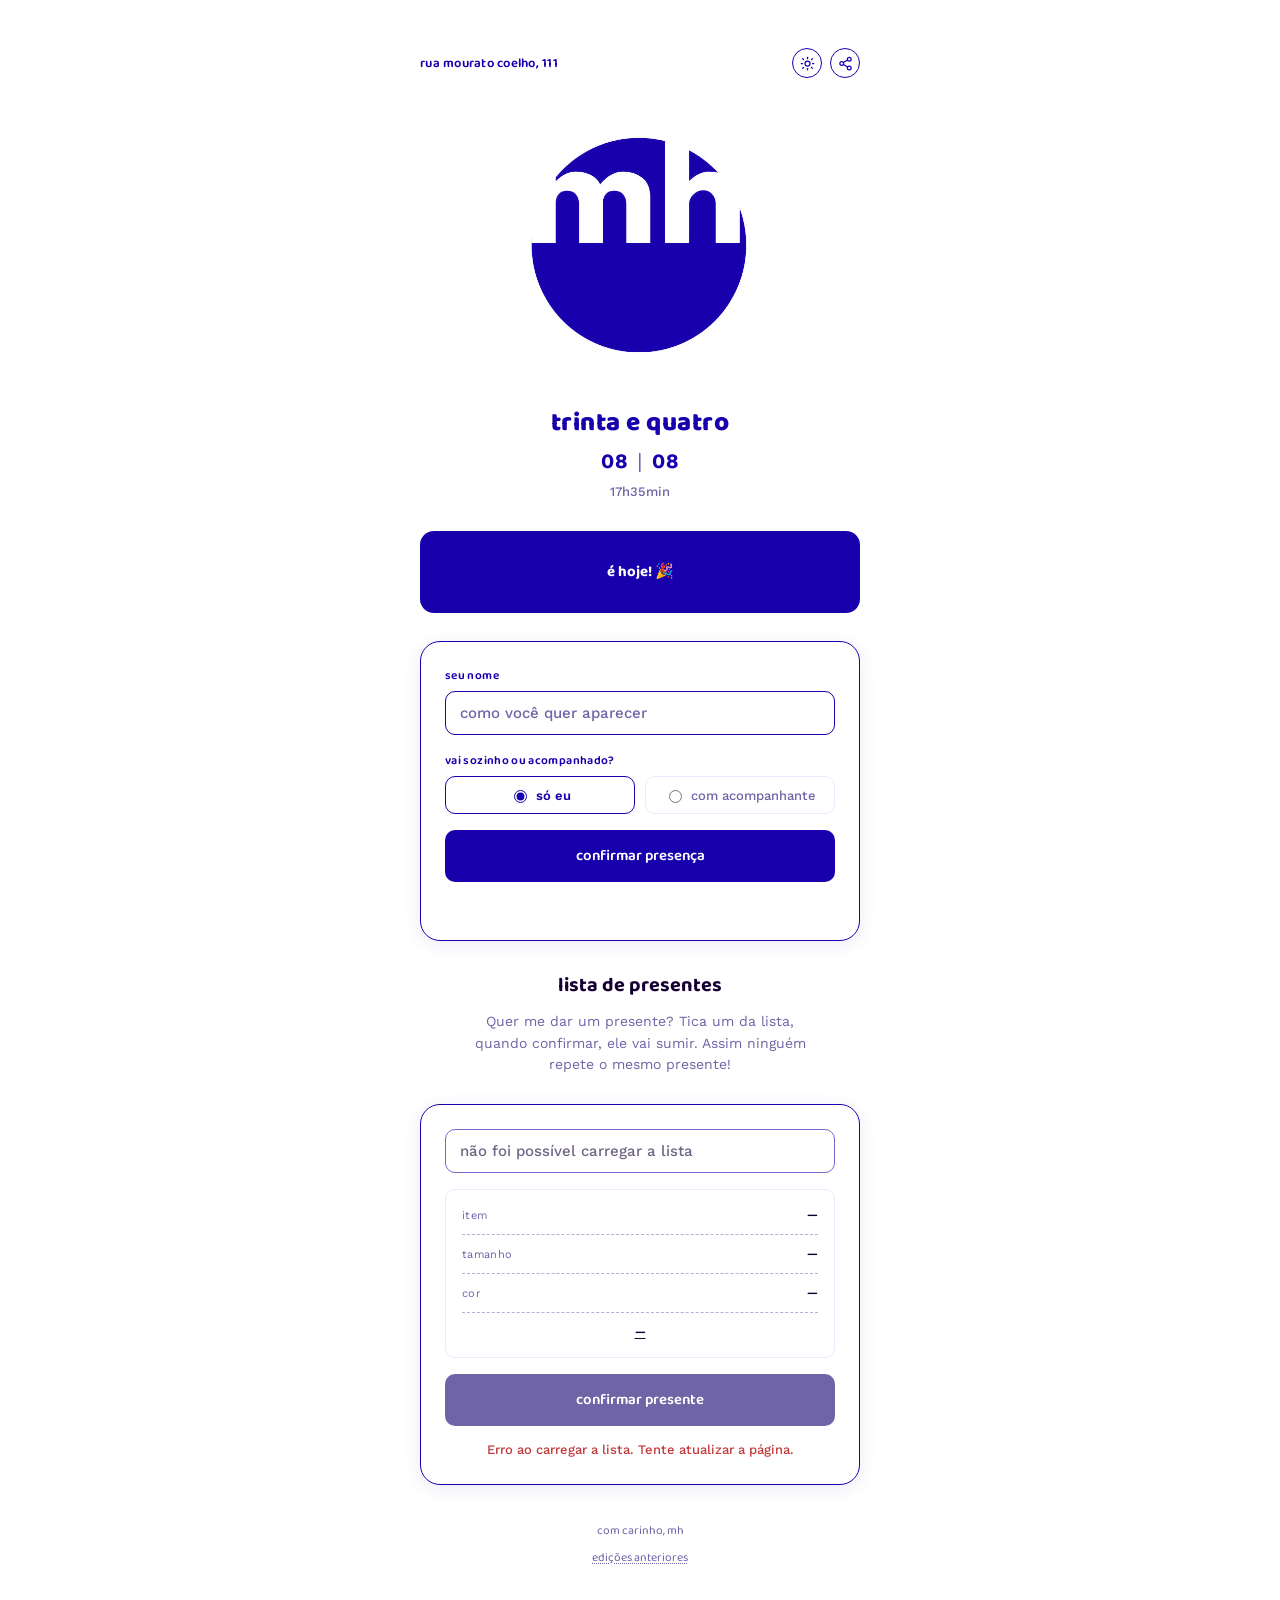
<file: index.html>
<!DOCTYPE html>
<html lang="pt-BR">
<head>
<meta charset="UTF-8">
<meta name="viewport" content="width=device-width, initial-scale=1.0">
<script>
  (function () {
    if (localStorage.getItem("theme") === "dark") {
      document.documentElement.setAttribute("data-theme", "dark");
    }
  })();
</script>
<title>trinta e quatro — mh</title>
<meta name="description" content="Lista de presentes de aniversário da mh — trinta e quatro anos, 08/08.">
<meta property="og:title" content="trinta e quatro — mh">
<meta property="og:description" content="Lista de presentes de aniversário da mh.">
<meta property="og:image" content="assets/logo.jpg">
<meta property="og:type" content="website">
<link rel="icon" href="assets/logo.jpg" type="image/jpeg">
<link rel="preconnect" href="https://fonts.googleapis.com">
<link rel="preconnect" href="https://fonts.gstatic.com" crossorigin>
<link href="https://fonts.googleapis.com/css2?family=Baloo+2:wght@500;600;700;800&family=Work+Sans:wght@400;500;600&display=swap" rel="stylesheet">
<link rel="stylesheet" href="style.css">
</head>
<body>

  <main class="card">

    <header class="masthead">
      <p class="address">rua mourato coelho, 111</p>
      <div class="masthead__actions">
        <button id="theme-btn" class="theme-btn" type="button" aria-label="mudar para modo escuro">
          <svg class="theme-btn__icon theme-btn__icon--sun" viewBox="0 0 24 24" fill="none" stroke="currentColor" stroke-width="2" stroke-linecap="round" stroke-linejoin="round">
            <circle cx="12" cy="12" r="4"></circle>
            <line x1="12" y1="2" x2="12" y2="4"></line>
            <line x1="12" y1="20" x2="12" y2="22"></line>
            <line x1="4.2" y1="4.2" x2="5.6" y2="5.6"></line>
            <line x1="18.4" y1="18.4" x2="19.8" y2="19.8"></line>
            <line x1="2" y1="12" x2="4" y2="12"></line>
            <line x1="20" y1="12" x2="22" y2="12"></line>
            <line x1="4.2" y1="19.8" x2="5.6" y2="18.4"></line>
            <line x1="18.4" y1="5.6" x2="19.8" y2="4.2"></line>
          </svg>
          <svg class="theme-btn__icon theme-btn__icon--moon" viewBox="0 0 24 24" fill="none" stroke="currentColor" stroke-width="2" stroke-linecap="round" stroke-linejoin="round">
            <path d="M21 12.79A9 9 0 1 1 11.21 3 7 7 0 0 0 21 12.79z"></path>
          </svg>
        </button>
        <button id="share-btn" class="share-btn" type="button" aria-label="compartilhar este site">
          <svg viewBox="0 0 24 24" fill="none" stroke="currentColor" stroke-width="2" stroke-linecap="round" stroke-linejoin="round">
            <circle cx="18" cy="5" r="3"></circle>
            <circle cx="6" cy="12" r="3"></circle>
            <circle cx="18" cy="19" r="3"></circle>
            <line x1="8.6" y1="10.5" x2="15.4" y2="6.5"></line>
            <line x1="8.6" y1="13.5" x2="15.4" y2="17.5"></line>
          </svg>
        </button>
      </div>
      <span class="share-feedback" id="share-feedback" role="status" aria-live="polite"></span>
    </header>

    <div class="crest">
      <img src="assets/logo.png" alt="mh — trinta e quatro" class="crest__img">
    </div>

    <p class="hero__title">trinta e quatro</p>

    <div class="event-meta">
      <p class="event-meta__date">08 <span class="event-meta__sep">|</span> 08</p>
      <p class="event-meta__time">17h35min</p>
    </div>

    <section class="countdown" id="countdown" aria-label="contagem regressiva para a festa">
      <div class="countdown__item">
        <span class="countdown__value" id="cd-days">00</span>
        <span class="countdown__unit">dias</span>
      </div>
      <div class="countdown__item">
        <span class="countdown__value" id="cd-hours">00</span>
        <span class="countdown__unit">horas</span>
      </div>
      <div class="countdown__item">
        <span class="countdown__value" id="cd-min">00</span>
        <span class="countdown__unit">min</span>
      </div>
      <div class="countdown__item">
        <span class="countdown__value" id="cd-sec">00</span>
        <span class="countdown__unit">seg</span>
      </div>
    </section>

    <section class="rsvp" id="rsvp">
      <div class="field">
        <label for="rsvp-name" class="field__label">seu nome</label>
        <input type="text" id="rsvp-name" class="field__input" placeholder="como você quer aparecer">
      </div>

      <div class="field">
        <span class="field__label">vai sozinho ou acompanhado?</span>
        <div class="radio-group">
          <label class="radio-pill">
            <input type="radio" name="rsvp-companion" value="alone" checked>
            só eu
          </label>
          <label class="radio-pill">
            <input type="radio" name="rsvp-companion" value="with-company">
            com acompanhante
          </label>
        </div>
      </div>

      <button id="rsvp-btn" class="btn" type="button">confirmar presença</button>

      <p class="status" id="rsvp-status" role="status" aria-live="polite"></p>
    </section>

    <section class="intro">
      <h1 class="intro__title">lista de presentes</h1>
      <p class="intro__text">
        Quer me dar um presente? 
        Tica um da lista, quando confirmar, ele vai sumir.
        Assim ninguém repete o mesmo presente! 
      </p>
    </section>

    <section class="gift-picker" id="gift-picker">

      <div class="field">
        <select id="gift-select" class="field__select" disabled>
          <option value="">carregando lista...</option>
        </select>
      </div>

      <div class="receipt" id="receipt" hidden>
        <div class="receipt__row">
          <span class="receipt__label">item</span>
          <span class="receipt__value" id="receipt-item">—</span>
        </div>
        <div class="receipt__divider"></div>
        <div class="receipt__row">
          <span class="receipt__label">tamanho</span>
          <span class="receipt__value" id="receipt-size">—</span>
        </div>
        <div class="receipt__divider"></div>
        <div class="receipt__row">
          <span class="receipt__label">cor</span>
          <span class="receipt__value" id="receipt-color">—</span>
        </div>
        <div class="receipt__divider"></div>
        <div class="receipt__row receipt__row--link">
          <a class="receipt__value receipt__link" id="receipt-link" href="#" target="_blank" rel="noopener noreferrer">—</a>
        </div>
      </div>

      <button id="confirm-btn" class="btn" disabled>confirmar presente</button>

      <p class="status" id="status" role="status" aria-live="polite"></p>

    </section>

    <footer class="footnote">
      <p>com carinho, mh</p>
      <p class="footnote__editions">
        <a href="editions/index.html">edições anteriores</a>
      </p>
    </footer>

  </main>

<script src="script.js"></script>
</body>
</html>
</file>
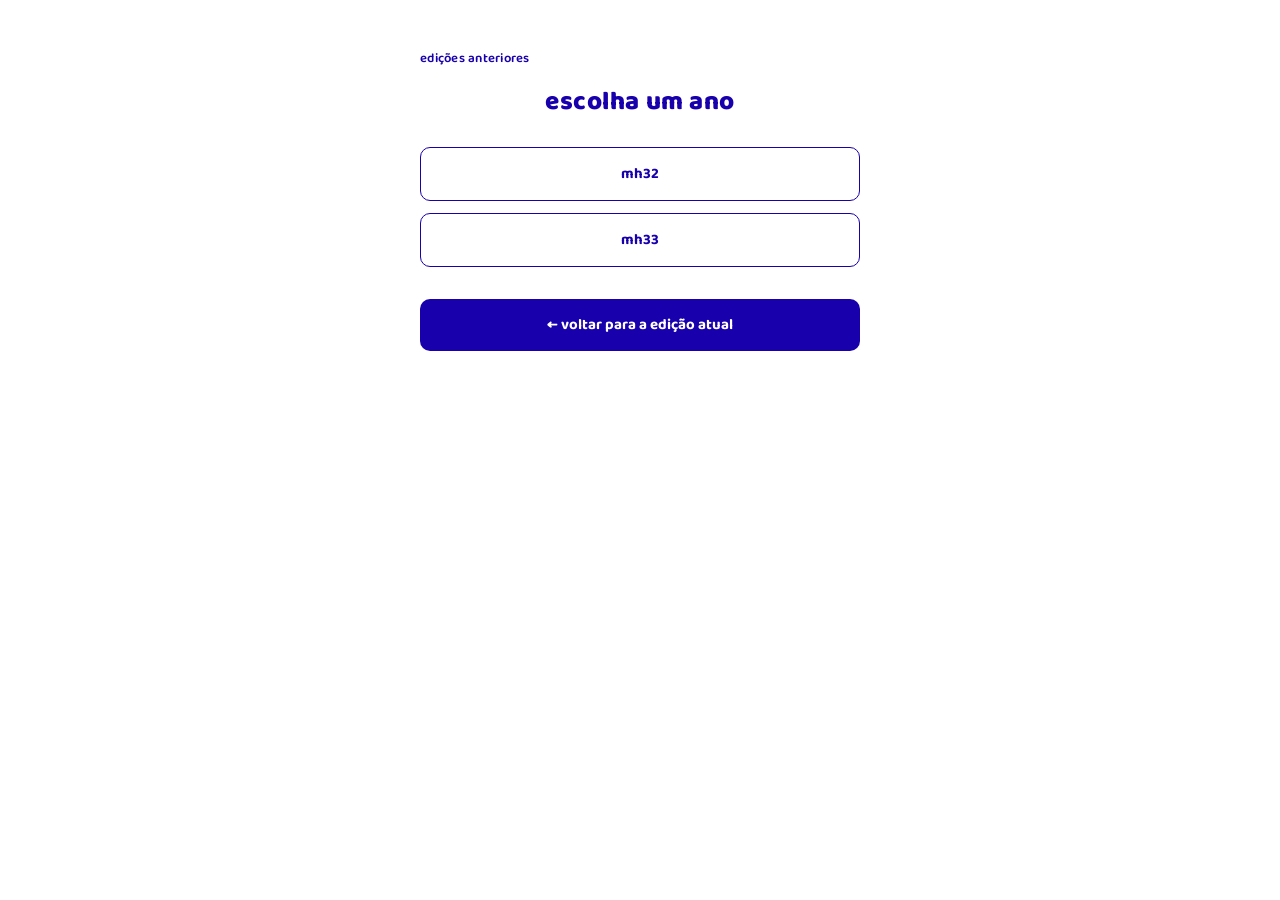
<file: editions/index.html>
<!DOCTYPE html>
<html lang="pt-BR">
<head>
<meta charset="UTF-8">
<meta name="viewport" content="width=device-width, initial-scale=1.0">
<title>edições anteriores — mh</title>
<meta name="description" content="Edições anteriores do aniversário da mh.">
<link rel="icon" href="../assets/logo.jpg" type="image/jpeg">
<link rel="preconnect" href="https://fonts.googleapis.com">
<link rel="preconnect" href="https://fonts.gstatic.com" crossorigin>
<link href="https://fonts.googleapis.com/css2?family=Baloo+2:wght@500;600;700;800&family=Work+Sans:wght@400;500;600&display=swap" rel="stylesheet">
<link rel="stylesheet" href="../style.css">
<link rel="stylesheet" href="style.css">
</head>
<body>

  <main class="card">

    <header class="masthead">
      <p class="address">edições anteriores</p>
    </header>

    <p class="hero__title">escolha um ano</p>

    <nav class="edition-list" aria-label="edições anteriores">
      <a class="edition-btn" href="mh32/index.html">mh32</a>
      <a class="edition-btn" href="mh33/index.html">mh33</a>
      <!-- a cada ano arquivado, adicione um novo botão aqui, ex.: -->
      <!-- <a class="edition-btn" href="mh34/index.html">mh34</a> -->
    </nav>

    <a class="back" href="../index.html">← voltar para a edição atual</a>

  </main>

</body>
</html>
</file>
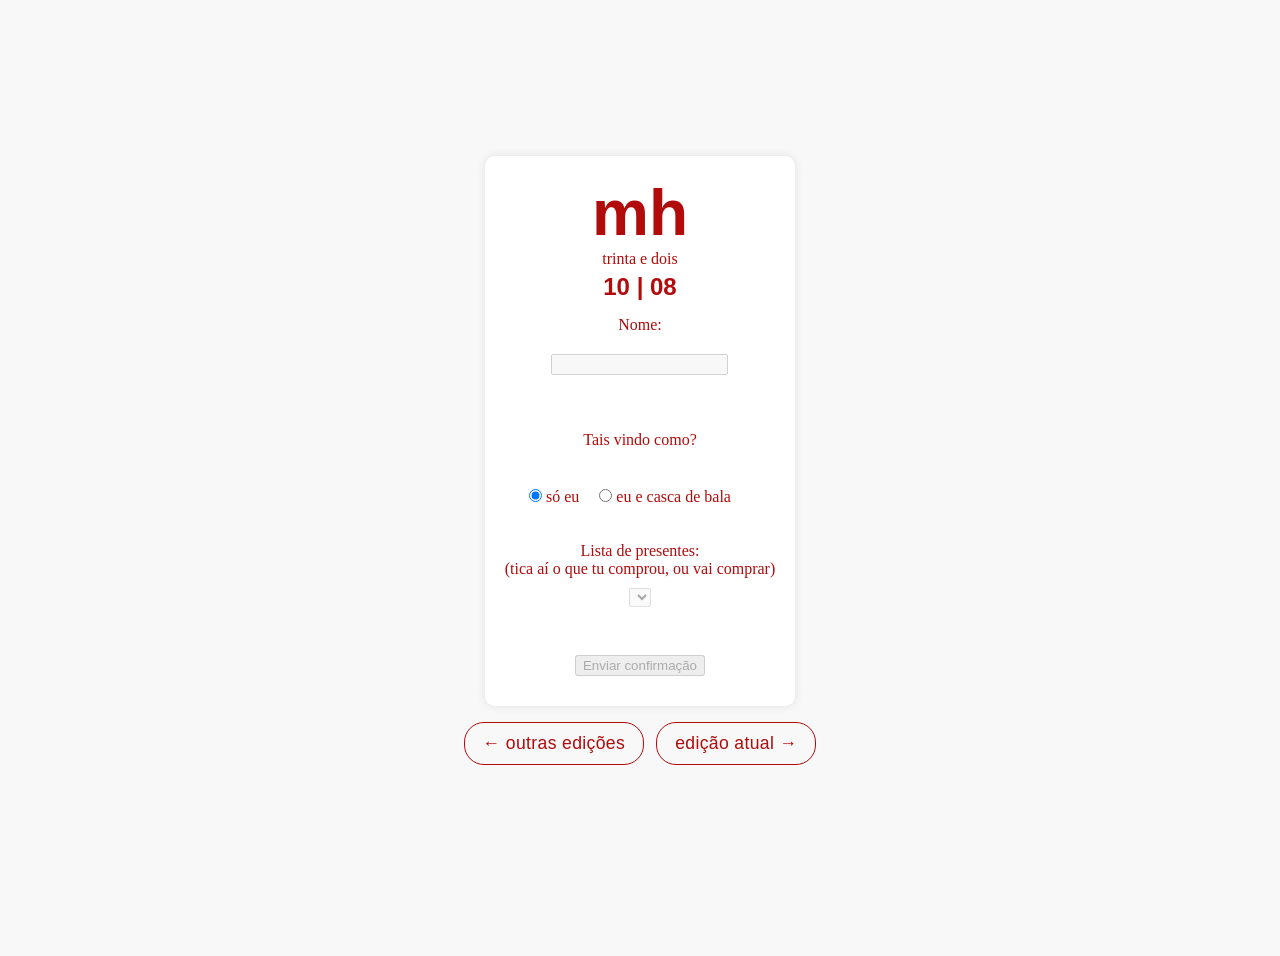
<file: editions/mh32/index.html>
<!DOCTYPE html>
<html lang="pt-BR">
<head>
    <meta charset="UTF-8">
    <meta name="viewport" content="width=device-width, initial-scale=1.0">
    <title>MH 32</title>
    <link rel="stylesheet" href="css/style.css">
    <script src="js/script.js"></script>
</head>
<body>
    <form id="guestForm">
        <h1>mh</h1>
            <ln>trinta e dois</ln>
        <h3>10 | 08</h3>

        <label for="name">Nome:</label>
        <input type="text" id="name" name="name" disabled><br><br>

        <label for="companion">Tais vindo como?</label>
        <div class="radio-group">
            <div>
                <label>
                    <input type="radio" name="companion" value="alone" checked> só eu
                </label>
            </div>
            <div>
                <label>
                    <input type="radio" name="companion" value="with-company"> eu e casca de bala
                </label>
            </div>
        </div>

        <label for="gift">Lista de presentes:<br>(tica aí o que tu comprou, ou vai comprar)</label>
        <select id="gift" name="gift[]" disabled>
        </select><br>

        <div id="giftLinkDisplay"></div> <!-- Element to display the gift link -->

        <button type="submit" disabled>Enviar confirmação</button>
    </form>

    <nav class="archive-nav">
        <a class="archive-btn" href="../index.html">← outras edições</a>
        <a class="archive-btn" href="../../index.html">edição atual →</a>
    </nav>

    <div id="response"></div>
</body>
</html>
</file>
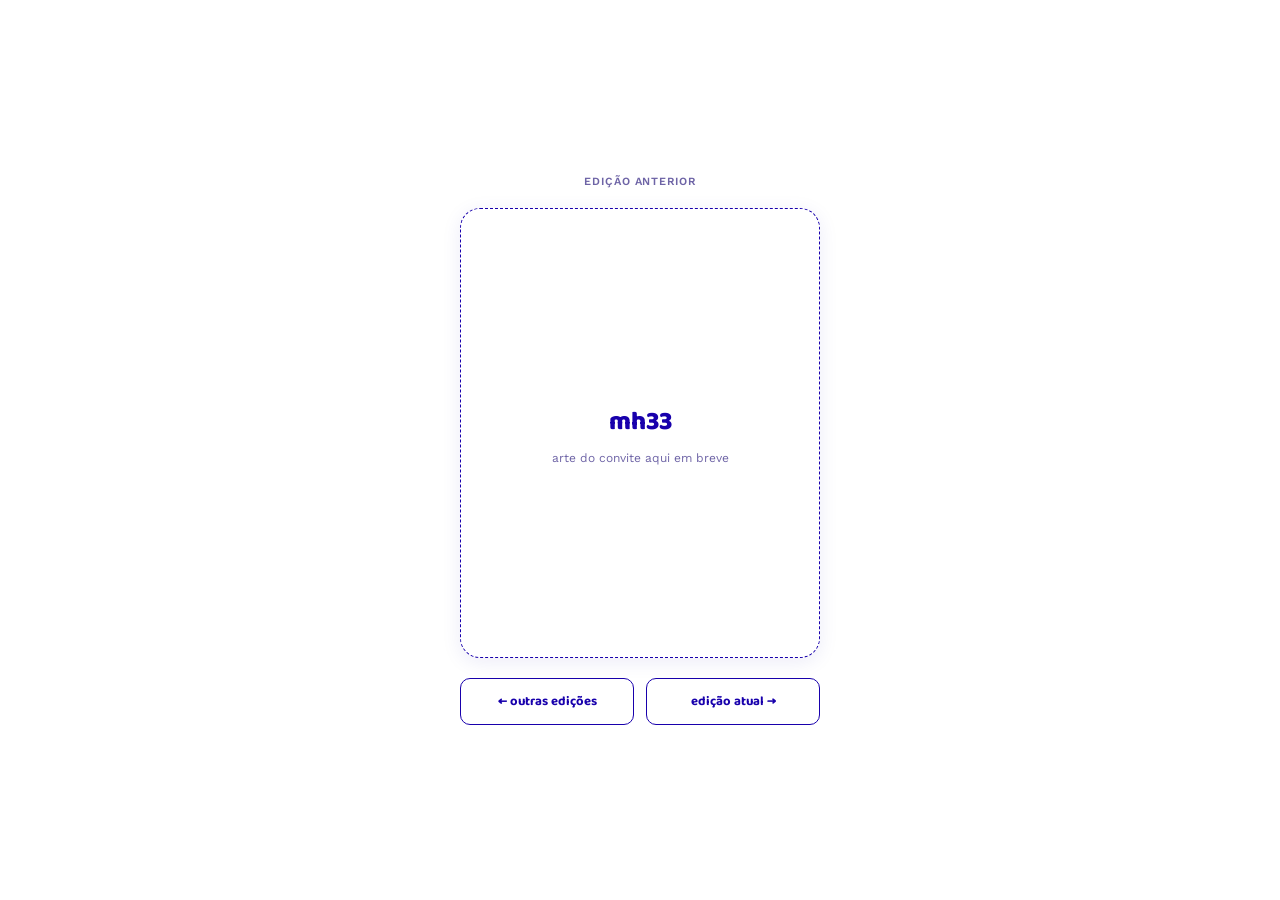
<file: editions/mh33/index.html>
<!DOCTYPE html>
<html lang="pt-BR">
<head>
<meta charset="UTF-8">
<meta name="viewport" content="width=device-width, initial-scale=1.0">
<title>trinta e três — mh</title>
<meta name="description" content="Edição anterior: aniversário da mh, trinta e três anos.">
<link rel="preconnect" href="https://fonts.googleapis.com">
<link rel="preconnect" href="https://fonts.gstatic.com" crossorigin>
<link href="https://fonts.googleapis.com/css2?family=Baloo+2:wght@500;600;700;800&family=Work+Sans:wght@400;500;600&display=swap" rel="stylesheet">
<link rel="stylesheet" href="style.css">
</head>
<body>

  <main class="card">
    <p class="tag">edição anterior</p>

    <!-- Assim que o convite chegar, troque o bloco .invite-placeholder abaixo por:
         <img class="invite" src="assets/convite.jpg" alt="convite mh — trinta e três"> -->
    <div class="invite-placeholder">
      <p class="hero__title">mh33</p>
      <p class="placeholder-note">arte do convite aqui em breve</p>
    </div>

    <nav class="archive-nav">
      <a class="archive-btn" href="../index.html">← outras edições</a>
      <a class="archive-btn" href="../../index.html">edição atual →</a>
    </nav>
  </main>

</body>
</html>
</file>
<file: style.css>
:root {
  --indigo: #1800AC;
  --indigo-deep: #10007A;
  --indigo-soft: #ECE9FB;
  --ink: #140033;
  --muted: #6E64A6;
  --paper: #FFFFFF;
  --ok: #0B8A5C;
  --err: #C23B3B;

  --font-display: 'Baloo 2', system-ui, sans-serif;
  --font-body: 'Work Sans', system-ui, sans-serif;
}

:root[data-theme="dark"] {
  --indigo: #8F84FF;
  --indigo-deep: #ABA2FF;
  --indigo-soft: #1C1454;
  --ink: #F2F0FA;
  --muted: #A79FD1;
  --paper: #0D0730;
  --ok: #34C98F;
  --err: #FF6B6B;
}

* { box-sizing: border-box; }

html, body {
  margin: 0;
  padding: 0;
  background: var(--paper);
  color: var(--ink);
  font-family: var(--font-body);
}

body {
  min-height: 100vh;
  display: flex;
  justify-content: center;
  align-items: flex-start;
  padding: 48px 20px 80px;
}

.card {
  width: 100%;
  max-width: 440px;
  display: flex;
  flex-direction: column;
  align-items: center;
}

.masthead {
  width: 100%;
  display: flex;
  align-items: center;
  justify-content: space-between;
  position: relative;
  margin-bottom: 8px;
}

.masthead__actions {
  display: flex;
  align-items: center;
  gap: 8px;
  flex-shrink: 0;
}

.share-btn,
.theme-btn {
  flex-shrink: 0;
  display: inline-flex;
  align-items: center;
  justify-content: center;
  width: 30px;
  height: 30px;
  border: 1.5px solid var(--indigo);
  border-radius: 50%;
  background: var(--paper);
  color: var(--indigo);
  padding: 0;
  cursor: pointer;
  transition: background 0.15s ease, transform 0.05s ease;
}

.share-btn svg,
.theme-btn svg {
  width: 15px;
  height: 15px;
}

.share-btn:hover, .theme-btn:hover { background: var(--indigo-soft); }
.share-btn:active, .theme-btn:active { transform: scale(0.92); }

.share-btn:focus-visible,
.theme-btn:focus-visible {
  outline: 3px solid var(--indigo-deep);
  outline-offset: 2px;
}

.theme-btn__icon--moon { display: none; }

:root[data-theme="dark"] .theme-btn__icon--sun { display: none; }
:root[data-theme="dark"] .theme-btn__icon--moon { display: block; }

.share-feedback {
  position: absolute;
  top: 36px;
  right: 0;
  font-size: 11px;
  font-weight: 500;
  color: var(--indigo);
  background: var(--indigo-soft);
  padding: 4px 10px;
  border-radius: 6px;
  white-space: nowrap;
  opacity: 0;
  pointer-events: none;
  transition: opacity 0.2s ease;
}

.share-feedback[data-visible="true"] {
  opacity: 1;
}

.address {
  font-family: var(--font-display);
  font-weight: 600;
  font-size: 13px;
  letter-spacing: 0.02em;
  color: var(--indigo);
  margin: 0;
}

.crest {
  width: 100%;
  max-width: 300px;
  margin: 8px 0 4px;
}

.crest__img {
  width: 100%;
  height: auto;
  display: block;
}

.hero__title {
  font-family: var(--font-display);
  font-weight: 800;
  font-size: 26px;
  color: var(--indigo);
  text-align: center;
  letter-spacing: 0.02em;
  margin: 4px 0 0;
}

.event-meta {
  text-align: center;
  margin-bottom: 32px;
}

.event-meta__date {
  font-family: var(--font-display);
  font-weight: 700;
  font-size: 22px;
  color: var(--indigo);
  margin: 0;
  letter-spacing: 0.04em;
}

.event-meta__sep {
  color: var(--muted);
  font-weight: 400;
  margin: 0 4px;
}

.event-meta__time {
  font-family: var(--font-body);
  font-weight: 500;
  font-size: 13px;
  color: var(--muted);
  margin: 4px 0 0;
}

.countdown {
  width: 100%;
  display: flex;
  justify-content: center;
  gap: 10px;
  margin-bottom: 28px;
}

.countdown__item {
  flex: 1;
  max-width: 76px;
  background: var(--paper);
  border: 1.5px solid var(--indigo);
  border-radius: 12px;
  padding: 10px 4px;
  display: flex;
  flex-direction: column;
  align-items: center;
  gap: 2px;
}

.countdown__value {
  font-family: var(--font-display);
  font-weight: 700;
  font-size: 20px;
  color: var(--indigo);
  font-variant-numeric: tabular-nums;
}

.countdown__unit {
  font-size: 10px;
  color: var(--muted);
  text-transform: lowercase;
  letter-spacing: 0.03em;
}

.countdown--done {
  background: var(--indigo);
  color: var(--paper);
  border-radius: 14px;
  padding: 14px;
  font-family: var(--font-display);
  font-weight: 700;
  font-size: 15px;
  text-align: center;
}

.intro {
  text-align: center;
  margin-bottom: 28px;
}

.intro__title {
  font-family: var(--font-display);
  font-weight: 700;
  font-size: 20px;
  color: var(--ink);
  margin: 0 0 10px;
}

.intro__text {
  font-size: 14px;
  line-height: 1.55;
  color: var(--muted);
  margin: 0;
  max-width: 340px;
  margin-inline: auto;
}

.gift-picker,
.rsvp {
  width: 100%;
  background: var(--paper);
  border: 1.5px solid var(--indigo);
  border-radius: 20px;
  padding: 24px;
  display: flex;
  flex-direction: column;
  gap: 16px;
  box-shadow: 0 4px 20px rgba(24, 0, 172, 0.08);
}

.rsvp {
  margin-bottom: 28px;
}

.field__label {
  display: block;
  font-family: var(--font-display);
  font-size: 12px;
  font-weight: 600;
  color: var(--indigo);
  text-transform: lowercase;
  letter-spacing: 0.03em;
  margin-bottom: 6px;
}

.field__select {
  width: 100%;
  appearance: none;
  border: 1.5px solid var(--indigo);
  border-radius: 10px;
  background: var(--paper);
  color: var(--ink);
  font-family: var(--font-body);
  font-size: 15px;
  font-weight: 500;
  padding: 12px 14px;
  cursor: pointer;
}

.field__select:disabled {
  opacity: 0.6;
  cursor: default;
}

.field__input {
  width: 100%;
  border: 1.5px solid var(--indigo);
  border-radius: 10px;
  background: var(--paper);
  color: var(--ink);
  font-family: var(--font-body);
  font-size: 15px;
  font-weight: 500;
  padding: 12px 14px;
}

.field__input::placeholder {
  color: var(--muted);
}

.field__input:focus-visible {
  outline: 3px solid var(--indigo-deep);
  outline-offset: 2px;
}

.radio-group {
  display: flex;
  gap: 10px;
  margin-top: 6px;
}

.radio-pill {
  flex: 1;
  display: flex;
  align-items: center;
  justify-content: center;
  gap: 6px;
  padding: 10px 12px;
  border: 1.5px solid var(--indigo-soft);
  border-radius: 10px;
  font-size: 13px;
  font-weight: 500;
  color: var(--muted);
  cursor: pointer;
  transition: border-color 0.15s ease, color 0.15s ease;
}

.radio-pill:has(input:checked) {
  border-color: var(--indigo);
  color: var(--indigo);
  font-weight: 600;
}

.radio-pill input {
  accent-color: var(--indigo);
}

.field__select optgroup {
  font-family: var(--font-display);
  font-weight: 700;
  font-style: normal;
  color: var(--indigo);
}

.field__select option {
  font-family: var(--font-body);
  font-weight: 400;
  color: var(--ink);
}

.field__select:focus-visible,
.btn:focus-visible {
  outline: 3px solid var(--indigo-deep);
  outline-offset: 2px;
}

.receipt {
  background: var(--paper);
  border: 1px solid var(--indigo-soft);
  border-radius: 10px;
  padding: 14px 16px;
  display: flex;
  flex-direction: column;
  gap: 8px;
}

.receipt__row {
  display: flex;
  justify-content: space-between;
  align-items: baseline;
  gap: 12px;
}

.receipt__row--link {
  justify-content: center;
}

.receipt__label {
  font-size: 11px;
  text-transform: lowercase;
  color: var(--muted);
  letter-spacing: 0.03em;
}

.receipt__value {
  font-family: var(--font-display);
  font-size: 14px;
  font-weight: 600;
  color: var(--ink);
  text-align: right;
}

.receipt__divider {
  border-top: 1px dashed var(--muted);
  opacity: 0.5;
}

.receipt__link {
  text-align: center;
  text-decoration: underline;
  text-underline-offset: 2px;
}

.receipt__link:hover {
  color: var(--indigo);
}

.receipt__link--empty {
  color: var(--ink);
  text-decoration: none;
  pointer-events: none;
}

.btn {
  width: 100%;
  border: none;
  border-radius: 10px;
  background: var(--indigo);
  color: var(--paper);
  font-family: var(--font-display);
  font-weight: 600;
  font-size: 15px;
  padding: 14px;
  cursor: pointer;
  transition: background 0.15s ease, transform 0.05s ease;
}

.btn:hover:not(:disabled) { background: var(--indigo-deep); }
.btn:active:not(:disabled) { transform: scale(0.99); }

.btn:disabled {
  background: var(--muted);
  cursor: default;
}

.status {
  min-height: 18px;
  font-size: 13px;
  font-weight: 500;
  text-align: center;
  margin: 0;
}

.status[data-state="ok"] { color: var(--ok); }
.status[data-state="err"] { color: var(--err); }

.footnote {
  margin-top: 36px;
  text-align: center;
}

.footnote p {
  font-family: var(--font-display);
  font-size: 12px;
  color: var(--muted);
  margin: 0;
}

.footnote__editions {
  margin-top: 8px !important;
}

.footnote__editions a {
  color: var(--muted);
  text-decoration: underline dotted;
  text-underline-offset: 2px;
}

.footnote__editions a:hover {
  color: var(--indigo);
}

@media (prefers-reduced-motion: reduce) {
  .btn { transition: none; }
}

@media (prefers-reduced-motion: no-preference) {
  @keyframes fade-in-up {
    from {
      opacity: 0;
      transform: translateY(10px);
    }
    to {
      opacity: 1;
      transform: translateY(0);
    }
  }

  .card > * {
    animation: fade-in-up 0.5s ease both;
  }

  .card > *:nth-child(1) { animation-delay: 0s; }
  .card > *:nth-child(2) { animation-delay: 0.06s; }
  .card > *:nth-child(3) { animation-delay: 0.12s; }
  .card > *:nth-child(4) { animation-delay: 0.18s; }
  .card > *:nth-child(5) { animation-delay: 0.24s; }
  .card > *:nth-child(6) { animation-delay: 0.3s; }
  .card > *:nth-child(7) { animation-delay: 0.36s; }
  .card > *:nth-child(8) { animation-delay: 0.42s; }
  .card > *:nth-child(9) { animation-delay: 0.48s; }
}

@media (max-width: 380px) {
  .gift-picker { padding: 18px; }
  .countdown { gap: 6px; }
  .countdown__item { padding: 8px 2px; }
  .countdown__value { font-size: 17px; }
}
</file>
<file: editions/style.css>
.edition-list {
  width: 100%;
  display: flex;
  flex-direction: column;
  gap: 12px;
  margin: 24px 0 8px;
}

.edition-btn {
  display: block;
  text-align: center;
  padding: 14px;
  border: 1.5px solid var(--indigo);
  border-radius: 10px;
  background: var(--paper);
  color: var(--indigo);
  font-family: var(--font-display);
  font-weight: 700;
  font-size: 15px;
  text-decoration: none;
  transition: background 0.15s ease, transform 0.05s ease;
}

.edition-btn:hover {
  background: var(--indigo-soft);
}

.edition-btn:active {
  transform: scale(0.99);
}

.edition-btn:focus-visible {
  outline: 3px solid var(--indigo-deep);
  outline-offset: 2px;
}

.back {
  display: block;
  width: 100%;
  text-align: center;
  margin-top: 24px;
  padding: 14px;
  border-radius: 10px;
  background: var(--indigo);
  color: var(--paper);
  font-family: var(--font-display);
  font-weight: 700;
  font-size: 15px;
  text-decoration: none;
  transition: background 0.15s ease, transform 0.05s ease;
}

.back:hover {
  background: var(--indigo-deep);
}

.back:active {
  transform: scale(0.99);
}

.back:focus-visible {
  outline: 3px solid var(--indigo-deep);
  outline-offset: 2px;
}
</file>
<file: editions/mh32/css/style.css>
body {
    display: flex;
    flex-direction: column;
    justify-content: center;
    align-items: center;
    gap: 16px;
    min-height: 100vh;
    height: auto;
    padding: 20px 0;
    background-color: #f8f8f8;
    color: #B20B0B;
    font-family: Futura bt;
}

form {
    text-align: center;
    background: white;
    padding: 20px;
    border-radius: 10px;
    box-shadow: 0 0 10px rgba(0, 0, 0, 0.1);
    display: flex;
    flex-direction: column;
    align-items: center;
}

h1 {
    font-family: "Niagara Engraved", sans-serif;
    font-size: 4em;
    margin: 0;
}

h2 {
    font-size: 1.5em;
    margin: 5px 0;
}

h3 {
    font-family: "Niagara Engraved", sans-serif;
    font-size: 1.5em;
    margin: 5px 0;
}

label, input, button, div {
    margin: 10px 0;
}

.name-group {
    margin-bottom: 10px;
}

.radio-group {
    display: flex;
    justify-content: center;
    align-items: center;
}

.radio-group div {
    margin-right: 20px;
}

#address-container {
    margin-top: 20px;
}

.archive-nav {
    display: flex;
    gap: 12px;
    margin: 0;
}

.archive-btn {
    display: inline-block;
    padding: 10px 18px;
    border: 1.5px solid #B20B0B;
    border-radius: 20px;
    background: transparent;
    color: #B20B0B;
    font-family: "Niagara Engraved", sans-serif;
    font-size: 1.1em;
    letter-spacing: 0.02em;
    text-decoration: none;
    transition: background 0.15s ease, color 0.15s ease;
}

.archive-btn:hover {
    background: #B20B0B;
    color: #f8f8f8;
}
</file>
<file: editions/mh33/style.css>
:root {
  --indigo: #1800AC;
  --indigo-deep: #10007A;
  --indigo-soft: #ECE9FB;
  --ink: #140033;
  --muted: #6E64A6;
  --paper: #FFFFFF;

  --font-display: 'Baloo 2', system-ui, sans-serif;
  --font-body: 'Work Sans', system-ui, sans-serif;
}

@media (prefers-color-scheme: dark) {
  :root {
    --indigo: #8F84FF;
    --indigo-deep: #ABA2FF;
    --indigo-soft: #1C1454;
    --ink: #F2F0FA;
    --muted: #A79FD1;
    --paper: #0D0730;
  }
}

* { box-sizing: border-box; }

html, body {
  margin: 0;
  padding: 0;
  background: var(--paper);
  font-family: var(--font-body);
}

body {
  min-height: 100vh;
  display: flex;
  flex-direction: column;
  align-items: center;
  justify-content: center;
  gap: 16px;
  padding: 20px;
}

.card {
  width: 100%;
  max-width: 360px;
  display: flex;
  flex-direction: column;
  align-items: center;
  gap: 20px;
}

.tag {
  font-size: 11px;
  font-weight: 600;
  text-transform: uppercase;
  letter-spacing: 0.08em;
  color: var(--muted);
  margin: 0;
}

.invite {
  width: 100%;
  border-radius: 20px;
  display: block;
  box-shadow: 0 4px 20px rgba(24, 0, 172, 0.1);
}

.invite-placeholder {
  width: 100%;
  aspect-ratio: 4 / 5;
  background: var(--paper);
  border: 1.5px dashed var(--indigo);
  border-radius: 20px;
  display: flex;
  flex-direction: column;
  align-items: center;
  justify-content: center;
  gap: 8px;
  box-shadow: 0 4px 20px rgba(24, 0, 172, 0.08);
}

.hero__title {
  font-family: var(--font-display);
  font-weight: 800;
  font-size: 26px;
  color: var(--indigo);
  margin: 0;
}

.placeholder-note {
  font-size: 12px;
  color: var(--muted);
  margin: 0;
}

.archive-nav {
  display: flex;
  gap: 12px;
  width: 100%;
}

.archive-btn {
  flex: 1;
  text-align: center;
  padding: 12px;
  border: 1.5px solid var(--indigo);
  border-radius: 10px;
  background: var(--paper);
  color: var(--indigo);
  font-family: var(--font-display);
  font-weight: 700;
  font-size: 13px;
  text-decoration: none;
  transition: background 0.15s ease;
}

.archive-btn:hover {
  background: var(--indigo-soft);
}
</file>
